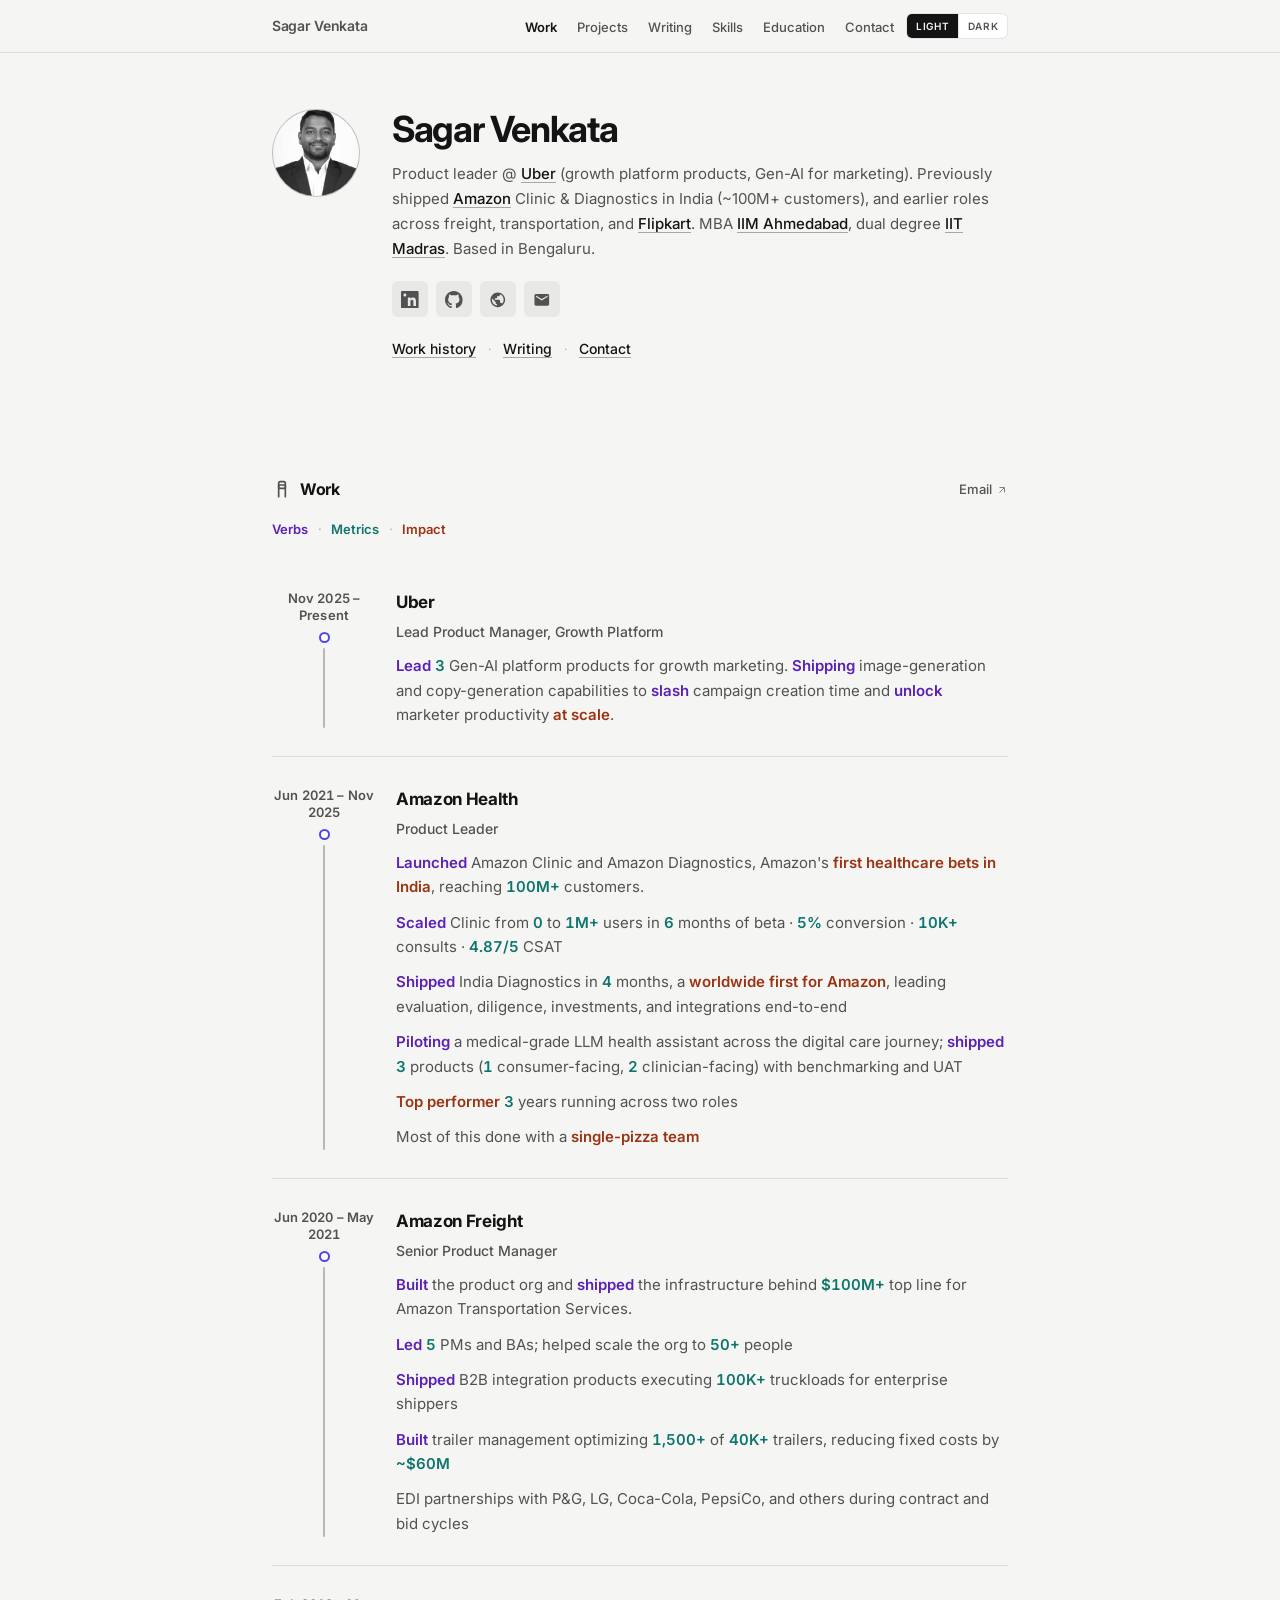
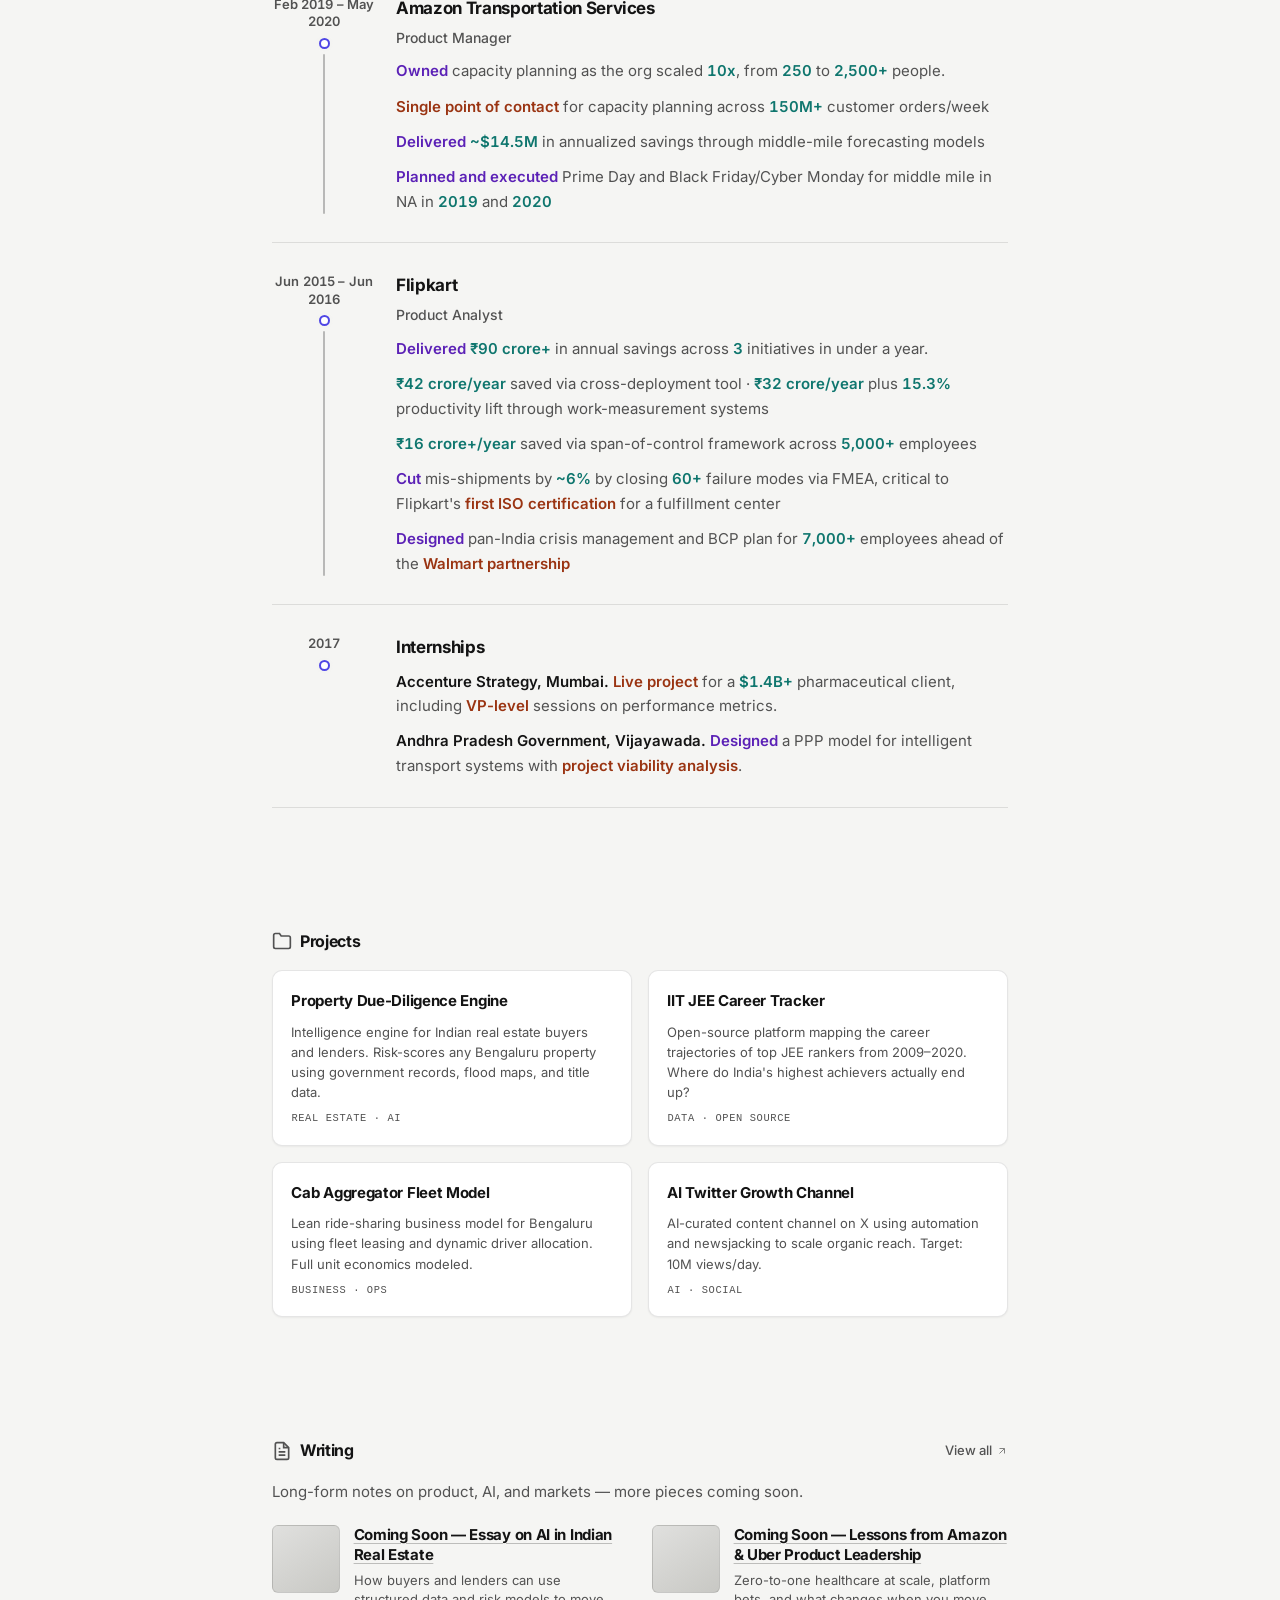
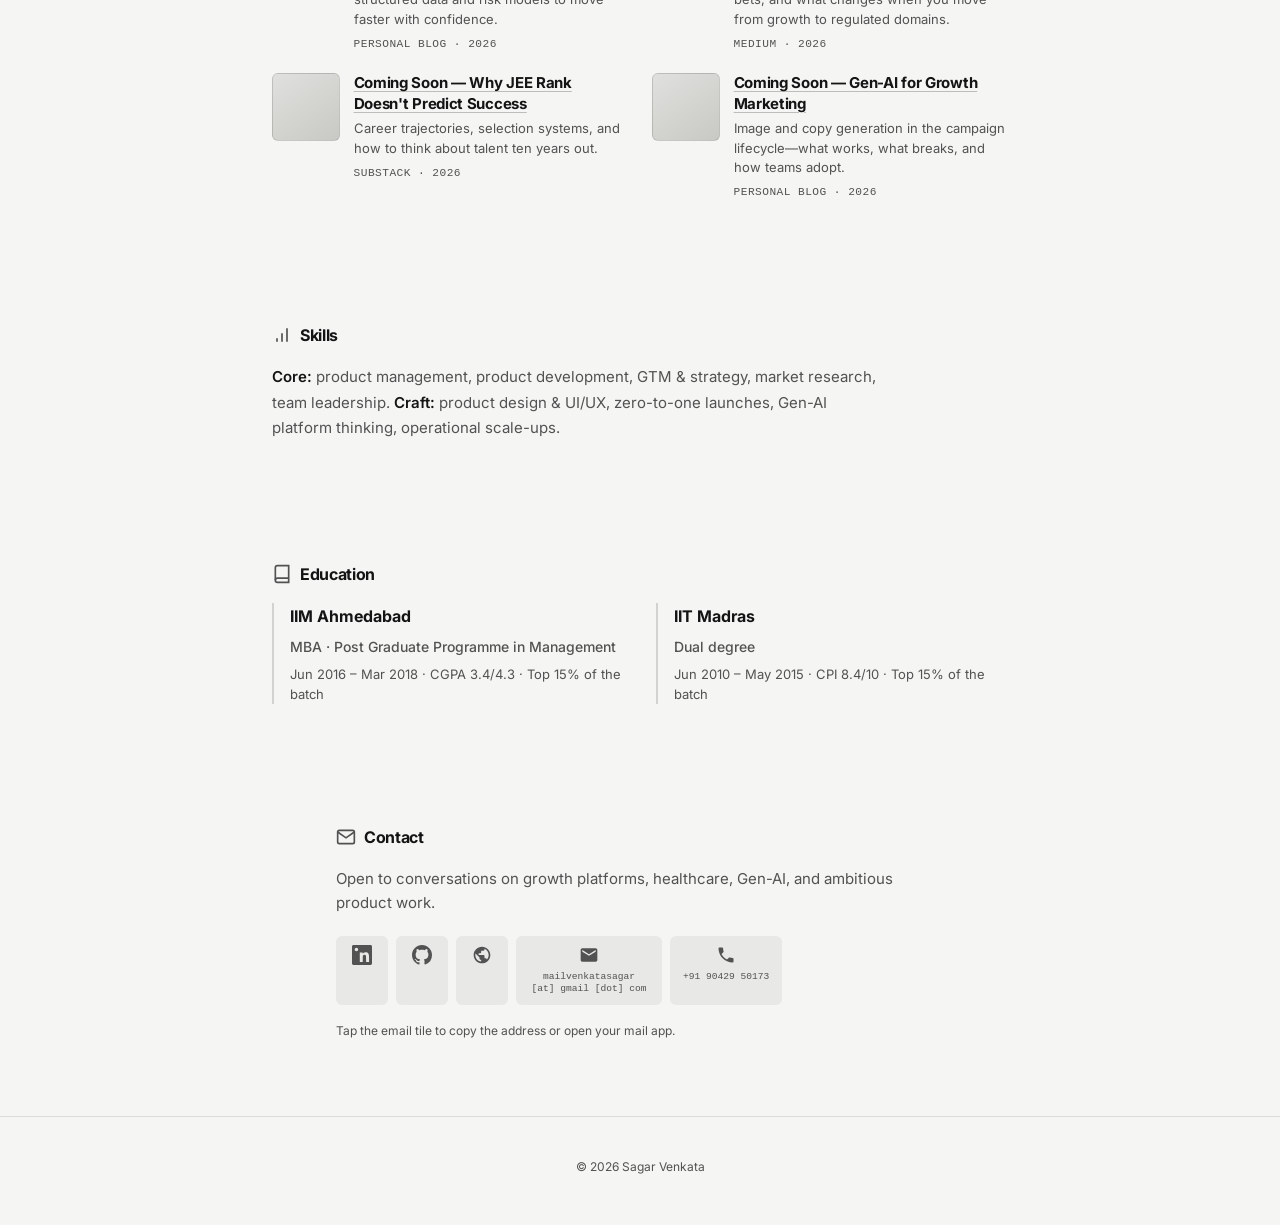
<file: my-website/index.html>
<!DOCTYPE html>
<html lang="en">
<head>
  <meta charset="UTF-8" />
  <meta name="viewport" content="width=device-width, initial-scale=1.0" />
  <meta name="description" content="Sagar Venkata — Lead Product Manager at Uber. Former Amazon Health product leader. IIM Ahmedabad · IIT Madras." />
  <title>Sagar Venkata</title>
  <link rel="preconnect" href="https://fonts.googleapis.com" />
  <link rel="preconnect" href="https://fonts.gstatic.com" crossorigin />
  <link href="https://fonts.googleapis.com/css2?family=Inter:wght@400;500;600;700&display=swap" rel="stylesheet" />
  <link rel="stylesheet" href="style.css" />
  <script>
    (function () {
      try {
        var k = "sagar-portfolio-theme";
        var t = localStorage.getItem(k);
        if (t === "light" || t === "dark") {
          document.documentElement.setAttribute("data-theme", t);
        } else {
          document.documentElement.setAttribute("data-theme", "light");
        }
      } catch (e) {
        document.documentElement.setAttribute("data-theme", "light");
      }
    })();
  </script>
</head>
<body>
  <header class="site-header" id="top">
    <nav class="nav" aria-label="Primary">
      <a class="nav__logo" href="#top">Sagar Venkata</a>
      <div class="nav__middle">
        <ul class="nav__list" id="nav-menu">
          <li><a class="nav__link" href="#work" data-section="work">Work</a></li>
          <li><a class="nav__link" href="#projects" data-section="projects">Projects</a></li>
          <li><a class="nav__link" href="#writing" data-section="writing">Writing</a></li>
          <li><a class="nav__link" href="#skills" data-section="skills">Skills</a></li>
          <li><a class="nav__link" href="#education" data-section="education">Education</a></li>
          <li><a class="nav__link" href="#contact" data-section="contact">Contact</a></li>
        </ul>
      </div>
      <div class="nav__end">
        <div class="theme-toggle" role="group" aria-label="Site theme">
          <button type="button" class="theme-toggle__btn" data-set-theme="light" aria-pressed="false">Light</button>
          <button type="button" class="theme-toggle__btn" data-set-theme="dark" aria-pressed="false">Dark</button>
        </div>
        <button class="nav__toggle" type="button" aria-expanded="false" aria-controls="nav-menu" aria-label="Open menu">
          <span class="nav__toggle-bar" aria-hidden="true"></span>
          <span class="nav__toggle-bar" aria-hidden="true"></span>
          <span class="nav__toggle-bar" aria-hidden="true"></span>
        </button>
      </div>
      <div class="nav__backdrop" id="nav-backdrop" hidden></div>
    </nav>
  </header>

  <main>
    <section class="hero section section--fade" id="hero" aria-labelledby="intro-heading">
      <div class="container">
        <div class="intro-grid">
          <figure class="intro-avatar has-photo" id="intro-avatar">
            <img
              id="intro-avatar-img"
              class="intro-avatar__img"
              src="images/avatar.png"
              alt="Portrait of Sagar Venkata"
              width="88"
              height="88"
              decoding="async"
              onerror="this.setAttribute('hidden',''); this.closest('figure').classList.remove('has-photo');"
            />
            <div class="intro-avatar__fallback" aria-hidden="true">SV</div>
          </figure>
          <div class="intro-copy">
            <h1 id="intro-heading">Sagar Venkata</h1>
            <p class="intro-lede">
              Product leader @ <a href="https://www.uber.com" rel="noopener noreferrer" target="_blank">Uber</a>
              (growth platform products, Gen-AI for marketing). Previously shipped
              <a href="https://www.amazon.in" rel="noopener noreferrer" target="_blank">Amazon</a>
              Clinic &amp; Diagnostics in India (~100M+ customers), and earlier roles across freight, transportation, and
              <a href="https://www.flipkart.com" rel="noopener noreferrer" target="_blank">Flipkart</a>.
              MBA <a href="https://www.iima.ac.in" rel="noopener noreferrer" target="_blank">IIM Ahmedabad</a>,
              dual degree <a href="https://www.iitm.ac.in" rel="noopener noreferrer" target="_blank">IIT Madras</a>.
              Based in Bengaluru.
            </p>
            <div class="intro-social" aria-label="Social links">
              <a class="intro-social__link" href="https://www.linkedin.com/in/sagarvenkata/" target="_blank" rel="noopener noreferrer" aria-label="LinkedIn">
                <svg viewBox="0 0 24 24" fill="currentColor" aria-hidden="true"><path d="M20.447 20.452h-3.554v-5.569c0-1.328-.027-3.037-1.852-3.037-1.853 0-2.136 1.445-2.136 2.939v5.667H9.351V9h3.414v1.561h.046c.477-.9 1.637-1.85 3.37-1.85 3.601 0 4.267 2.37 4.267 5.455v6.286zM5.337 7.433c-1.144 0-2.063-.926-2.063-2.065 0-1.138.92-2.063 2.063-2.063 1.14 0 2.064.925 2.064 2.063 0 1.139-.925 2.065-2.064 2.065zM3.554 20.452h3.564V9H3.554v11.452zM22.225 0H1.771C.792 0 0 .774 0 1.729v20.542C0 23.227.792 24 1.771 24h20.451C23.2 24 24 23.227 24 22.271V1.729C24 .774 23.2 0 22.222 0h.003z"/></svg>
              </a>
              <a class="intro-social__link" href="https://github.com/sagarvenkata" target="_blank" rel="noopener noreferrer" aria-label="GitHub">
                <svg viewBox="0 0 24 24" fill="currentColor" aria-hidden="true"><path d="M12 0C5.37 0 0 5.37 0 12c0 5.31 3.435 9.795 8.205 11.385.6.105.825-.255.825-.57 0-.285-.015-1.23-.015-2.235-3.015.555-3.795-.735-4.035-1.41-.135-.345-.72-1.41-1.23-1.695-.42-.225-1.02-.78-.015-.795.945-.015 1.62.87 1.845 1.23 1.08 1.815 2.805 1.305 3.495.99.105-.78.42-1.305.765-1.605-2.67-.3-5.46-1.335-5.46-5.925 0-1.305.465-2.385 1.23-3.225-.12-.3-.54-1.53.12-3.18 0 0 1.005-.315 3.3 1.23.96-.27 1.98-.405 3-.405s2.04.135 3 .405c2.295-1.56 3.3-1.23 3.3-1.23.66 1.65.24 2.88.12 3.18.765.84 1.23 1.905 1.23 3.225 0 4.605-2.805 5.625-5.475 5.925.435.375.81 1.095.81 2.22 0 1.605-.015 2.895-.015 3.3 0 .315.225.69.825.57A12.02 12.02 0 0024 12c0-6.63-5.37-12-12-12z"/></svg>
              </a>
              <a class="intro-social__link" href="https://sagarvenkata-product-leader.lovable.app/" target="_blank" rel="noopener noreferrer" aria-label="Website">
                <svg viewBox="0 0 24 24" fill="currentColor" aria-hidden="true"><path d="M12 2C6.48 2 2 6.48 2 12s4.48 10 10 10 10-4.48 10-10S17.52 2 12 2zm-1 17.93c-3.95-.49-7-3.85-7-7.93 0-.62.08-1.21.21-1.79L9 15v1c0 1.1.9 2 2 2v1.93zm6.9-2.54c-.26-.81-1-1.39-1.9-1.39h-1v-3c0-.55-.45-1-1-1H8v-2h2c.55 0 1-.45 1-1V7h2c1.1 0 2-.9 2-2v-.41c2.93 1.19 5 4.06 5 7.41 0 2.08-.8 3.97-2.1 5.39z"/></svg>
              </a>
              <a class="intro-social__link" href="mailto:mailvenkatasagar@gmail.com" aria-label="Email">
                <svg viewBox="0 0 24 24" fill="currentColor" aria-hidden="true"><path d="M20 4H4c-1.1 0-2 .9-2 2v12c0 1.1.9 2 2 2h16c1.1 0 2-.9 2-2V6c0-1.1-.9-2-2-2zm0 4-8 5-8-5V6l8 5 8-5v2z"/></svg>
              </a>
            </div>
            <p class="intro-actions">
              <a href="#work">Work history</a>
              <span class="intro-actions__sep" aria-hidden="true">·</span>
              <a href="#writing">Writing</a>
              <span class="intro-actions__sep" aria-hidden="true">·</span>
              <a href="#contact">Contact</a>
            </p>
          </div>
        </div>
      </div>
    </section>

    <section class="section section--fade" id="work" aria-labelledby="work-heading">
      <div class="container">
        <header class="section-head">
          <h2 class="section-head__title" id="work-heading">
            <span class="section-head__icon" aria-hidden="true">
              <svg viewBox="0 0 24 24" fill="none" stroke="currentColor" stroke-width="2" stroke-linecap="round" stroke-linejoin="round"><path d="M16 20V4a2 2 0 00-2-2h-4a2 2 0 00-2 2v16"/><rect x="8" y="6" width="8" height="4" rx="1"/></svg>
            </span>
            Work
          </h2>
          <a class="section-head__action" href="mailto:mailvenkatasagar@gmail.com">
            Email
            <svg viewBox="0 0 24 24" fill="none" stroke="currentColor" stroke-width="2"><path d="M7 17L17 7M17 7H7M17 7V17"/></svg>
          </a>
        </header>
        <p class="work-hl-legend">
          <span class="sr-only">Highlight key: </span>
          <span class="hl-v">Verbs</span>
          <span class="work-hl-legend__sep">·</span>
          <span class="hl-n">Metrics</span>
          <span class="work-hl-legend__sep">·</span>
          <span class="hl-i">Impact</span>
        </p>
        <ul class="work-list">
          <li class="job">
            <div class="job__time-col">
              <p class="job__time-label">Nov 2025 – Present</p>
              <div class="job__time-rail" aria-hidden="true">
                <span class="job__time-dot"></span>
                <span class="job__time-line"></span>
              </div>
            </div>
            <div class="job__main">
              <div class="job__top">
                <h3 class="job__company">Uber</h3>
              </div>
              <p class="job__role">Lead Product Manager, Growth Platform</p>
              <p class="job__desc">
                <span class="hl-v">Lead</span> <span class="hl-n">3</span> Gen-AI platform products for growth marketing. <span class="hl-v">Shipping</span> image-generation and copy-generation capabilities to <span class="hl-v">slash</span> campaign creation time and <span class="hl-v">unlock</span> marketer productivity <span class="hl-i">at scale</span>.
              </p>
            </div>
          </li>
          <li class="job">
            <div class="job__time-col">
              <p class="job__time-label">Jun 2021 – Nov 2025</p>
              <div class="job__time-rail" aria-hidden="true">
                <span class="job__time-dot"></span>
                <span class="job__time-line"></span>
              </div>
            </div>
            <div class="job__main">
              <div class="job__top">
                <h3 class="job__company">Amazon Health</h3>
              </div>
              <p class="job__role">Product Leader</p>
              <p class="job__desc">
                <span class="hl-v">Launched</span> Amazon Clinic and Amazon Diagnostics, Amazon&apos;s <span class="hl-i">first healthcare bets in India</span>, reaching <span class="hl-n">100M+</span> customers.
              </p>
              <p class="job__desc">
                <span class="hl-v">Scaled</span> Clinic from <span class="hl-n">0</span> to <span class="hl-n">1M+</span> users in <span class="hl-n">6</span> months of beta · <span class="hl-n">5%</span> conversion · <span class="hl-n">10K+</span> consults · <span class="hl-n">4.87/5</span> CSAT
              </p>
              <p class="job__desc">
                <span class="hl-v">Shipped</span> India Diagnostics in <span class="hl-n">4</span> months, a <span class="hl-i">worldwide first for Amazon</span>, leading evaluation, diligence, investments, and integrations end-to-end
              </p>
              <p class="job__desc">
                <span class="hl-v">Piloting</span> a medical-grade LLM health assistant across the digital care journey; <span class="hl-v">shipped</span> <span class="hl-n">3</span> products (<span class="hl-n">1</span> consumer-facing, <span class="hl-n">2</span> clinician-facing) with benchmarking and UAT
              </p>
              <p class="job__desc">
                <span class="hl-i">Top performer</span> <span class="hl-n">3</span> years running across two roles
              </p>
              <p class="job__desc">
                Most of this done with a <span class="hl-i">single-pizza team</span>
              </p>
            </div>
          </li>
          <li class="job">
            <div class="job__time-col">
              <p class="job__time-label">Jun 2020 – May 2021</p>
              <div class="job__time-rail" aria-hidden="true">
                <span class="job__time-dot"></span>
                <span class="job__time-line"></span>
              </div>
            </div>
            <div class="job__main">
              <div class="job__top">
                <h3 class="job__company">Amazon Freight</h3>
              </div>
              <p class="job__role">Senior Product Manager</p>
              <p class="job__desc">
                <span class="hl-v">Built</span> the product org and <span class="hl-v">shipped</span> the infrastructure behind <span class="hl-n">$100M+</span> top line for Amazon Transportation Services.
              </p>
              <p class="job__desc">
                <span class="hl-v">Led</span> <span class="hl-n">5</span> PMs and BAs; helped scale the org to <span class="hl-n">50+</span> people
              </p>
              <p class="job__desc">
                <span class="hl-v">Shipped</span> B2B integration products executing <span class="hl-n">100K+</span> truckloads for enterprise shippers
              </p>
              <p class="job__desc">
                <span class="hl-v">Built</span> trailer management optimizing <span class="hl-n">1,500+</span> of <span class="hl-n">40K+</span> trailers, reducing fixed costs by <span class="hl-n">~$60M</span>
              </p>
              <p class="job__desc">
                EDI partnerships with P&amp;G, LG, Coca-Cola, PepsiCo, and others during contract and bid cycles
              </p>
            </div>
          </li>
          <li class="job">
            <div class="job__time-col">
              <p class="job__time-label">Feb 2019 – May 2020</p>
              <div class="job__time-rail" aria-hidden="true">
                <span class="job__time-dot"></span>
                <span class="job__time-line"></span>
              </div>
            </div>
            <div class="job__main">
              <div class="job__top">
                <h3 class="job__company">Amazon Transportation Services</h3>
              </div>
              <p class="job__role">Product Manager</p>
              <p class="job__desc">
                <span class="hl-v">Owned</span> capacity planning as the org scaled <span class="hl-n">10x</span>, from <span class="hl-n">250</span> to <span class="hl-n">2,500+</span> people.
              </p>
              <p class="job__desc">
                <span class="hl-i">Single point of contact</span> for capacity planning across <span class="hl-n">150M+</span> customer orders/week
              </p>
              <p class="job__desc">
                <span class="hl-v">Delivered</span> <span class="hl-n">~$14.5M</span> in annualized savings through middle-mile forecasting models
              </p>
              <p class="job__desc">
                <span class="hl-v">Planned and executed</span> Prime Day and Black Friday/Cyber Monday for middle mile in NA in <span class="hl-n">2019</span> and <span class="hl-n">2020</span>
              </p>
            </div>
          </li>
          <li class="job">
            <div class="job__time-col">
              <p class="job__time-label">Jun 2015 – Jun 2016</p>
              <div class="job__time-rail" aria-hidden="true">
                <span class="job__time-dot"></span>
                <span class="job__time-line"></span>
              </div>
            </div>
            <div class="job__main">
              <div class="job__top">
                <h3 class="job__company">Flipkart</h3>
              </div>
              <p class="job__role">Product Analyst</p>
              <p class="job__desc">
                <span class="hl-v">Delivered</span> <span class="hl-n">₹90 crore+</span> in annual savings across <span class="hl-n">3</span> initiatives in under a year.
              </p>
              <p class="job__desc">
                <span class="hl-n">₹42 crore/year</span> saved via cross-deployment tool · <span class="hl-n">₹32 crore/year</span> plus <span class="hl-n">15.3%</span> productivity lift through work-measurement systems
              </p>
              <p class="job__desc">
                <span class="hl-n">₹16 crore+/year</span> saved via span-of-control framework across <span class="hl-n">5,000+</span> employees
              </p>
              <p class="job__desc">
                <span class="hl-v">Cut</span> mis-shipments by <span class="hl-n">~6%</span> by closing <span class="hl-n">60+</span> failure modes via FMEA, critical to Flipkart&apos;s <span class="hl-i">first ISO certification</span> for a fulfillment center
              </p>
              <p class="job__desc">
                <span class="hl-v">Designed</span> pan-India crisis management and BCP plan for <span class="hl-n">7,000+</span> employees ahead of the <span class="hl-i">Walmart partnership</span>
              </p>
            </div>
          </li>
          <li class="job">
            <div class="job__time-col">
              <p class="job__time-label">2017</p>
              <div class="job__time-rail" aria-hidden="true">
                <span class="job__time-dot"></span>
                <span class="job__time-line"></span>
              </div>
            </div>
            <div class="job__main">
              <div class="job__top">
                <h3 class="job__company">Internships</h3>
              </div>
              <p class="job__desc">
                <strong>Accenture Strategy, Mumbai.</strong> <span class="hl-i">Live project</span> for a <span class="hl-n">$1.4B+</span> pharmaceutical client, including <span class="hl-i">VP-level</span> sessions on performance metrics.
              </p>
              <p class="job__desc">
                <strong>Andhra Pradesh Government, Vijayawada.</strong> <span class="hl-v">Designed</span> a PPP model for intelligent transport systems with <span class="hl-i">project viability analysis</span>.
              </p>
            </div>
          </li>
        </ul>
      </div>
    </section>

    <section class="section section--fade" id="projects" aria-labelledby="projects-heading">
      <div class="container">
        <header class="section-head">
          <h2 class="section-head__title" id="projects-heading">
            <span class="section-head__icon" aria-hidden="true">
              <svg viewBox="0 0 24 24" fill="none" stroke="currentColor" stroke-width="2"><path d="M22 19a2 2 0 01-2 2H4a2 2 0 01-2-2V5a2 2 0 012-2h5l2 3h9a2 2 0 012 2z"/></svg>
            </span>
            Projects
          </h2>
        </header>
        <ul class="projects-grid">
          <li class="project-tile">
            <h3 class="project-tile__title">Property Due-Diligence Engine</h3>
            <p class="project-tile__desc">Intelligence engine for Indian real estate buyers and lenders. Risk-scores any Bengaluru property using government records, flood maps, and title data.</p>
            <span class="project-tile__tag">Real Estate · AI</span>
          </li>
          <li class="project-tile">
            <h3 class="project-tile__title">IIT JEE Career Tracker</h3>
            <p class="project-tile__desc">Open-source platform mapping the career trajectories of top JEE rankers from 2009–2020. Where do India's highest achievers actually end up?</p>
            <span class="project-tile__tag">Data · Open Source</span>
          </li>
          <li class="project-tile">
            <h3 class="project-tile__title">Cab Aggregator Fleet Model</h3>
            <p class="project-tile__desc">Lean ride-sharing business model for Bengaluru using fleet leasing and dynamic driver allocation. Full unit economics modeled.</p>
            <span class="project-tile__tag">Business · Ops</span>
          </li>
          <li class="project-tile">
            <h3 class="project-tile__title">AI Twitter Growth Channel</h3>
            <p class="project-tile__desc">AI-curated content channel on X using automation and newsjacking to scale organic reach. Target: 10M views/day.</p>
            <span class="project-tile__tag">AI · Social</span>
          </li>
        </ul>
      </div>
    </section>

    <section class="section section--fade" id="writing" aria-labelledby="writing-heading">
      <div class="container">
        <header class="section-head">
          <h2 class="section-head__title" id="writing-heading">
            <span class="section-head__icon" aria-hidden="true">
              <svg viewBox="0 0 24 24" fill="none" stroke="currentColor" stroke-width="2"><path d="M14 2H6a2 2 0 00-2 2v16a2 2 0 002 2h12a2 2 0 002-2V8z"/><path d="M14 2v6h6M16 13H8M16 17H8M10 9H8"/></svg>
            </span>
            Writing
          </h2>
          <a class="section-head__action" href="#writing">
            View all
            <svg viewBox="0 0 24 24" fill="none" stroke="currentColor" stroke-width="2"><path d="M7 17L17 7M17 7H7M17 7V17"/></svg>
          </a>
        </header>
        <p class="section__lede">Long-form notes on product, AI, and markets — more pieces coming soon.</p>
        <ul class="writing-grid">
          <li>
            <a class="writing-card" href="#">
              <div class="writing-card__thumb" role="presentation"></div>
              <div class="writing-card__body">
                <div class="writing-card__title">Coming Soon — Essay on AI in Indian Real Estate</div>
                <div class="writing-card__excerpt">How buyers and lenders can use structured data and risk models to move faster with confidence.</div>
                <span class="writing-card__meta">Personal blog · 2026</span>
              </div>
            </a>
          </li>
          <li>
            <a class="writing-card" href="#">
              <div class="writing-card__thumb" role="presentation"></div>
              <div class="writing-card__body">
                <div class="writing-card__title">Coming Soon — Lessons from Amazon &amp; Uber Product Leadership</div>
                <div class="writing-card__excerpt">Zero-to-one healthcare at scale, platform bets, and what changes when you move from growth to regulated domains.</div>
                <span class="writing-card__meta">Medium · 2026</span>
              </div>
            </a>
          </li>
          <li>
            <a class="writing-card" href="#">
              <div class="writing-card__thumb" role="presentation"></div>
              <div class="writing-card__body">
                <div class="writing-card__title">Coming Soon — Why JEE Rank Doesn't Predict Success</div>
                <div class="writing-card__excerpt">Career trajectories, selection systems, and how to think about talent ten years out.</div>
                <span class="writing-card__meta">Substack · 2026</span>
              </div>
            </a>
          </li>
          <li>
            <a class="writing-card" href="#">
              <div class="writing-card__thumb" role="presentation"></div>
              <div class="writing-card__body">
                <div class="writing-card__title">Coming Soon — Gen-AI for Growth Marketing</div>
                <div class="writing-card__excerpt">Image and copy generation in the campaign lifecycle—what works, what breaks, and how teams adopt.</div>
                <span class="writing-card__meta">Personal blog · 2026</span>
              </div>
            </a>
          </li>
        </ul>
      </div>
    </section>

    <section class="section section--fade" id="skills" aria-labelledby="skills-heading">
      <div class="container">
        <header class="section-head">
          <h2 class="section-head__title" id="skills-heading">
            <span class="section-head__icon" aria-hidden="true">
              <svg viewBox="0 0 24 24" fill="none" stroke="currentColor" stroke-width="2"><path d="M12 20V10M18 20V4M6 20v-4"/></svg>
            </span>
            Skills
          </h2>
        </header>
        <p class="skills-inline">
          <strong>Core:</strong> product management, product development, GTM &amp; strategy, market research, team leadership.
          <strong> Craft:</strong> product design &amp; UI/UX, zero-to-one launches, Gen-AI platform thinking, operational scale-ups.
        </p>
      </div>
    </section>

    <section class="section section--fade" id="education" aria-labelledby="education-heading">
      <div class="container">
        <header class="section-head">
          <h2 class="section-head__title" id="education-heading">
            <span class="section-head__icon" aria-hidden="true">
              <svg viewBox="0 0 24 24" fill="none" stroke="currentColor" stroke-width="2"><path d="M4 19.5A2.5 2.5 0 016.5 17H20"/><path d="M6.5 2H20v20H6.5A2.5 2.5 0 014 19.5v-15A2.5 2.5 0 016.5 2z"/></svg>
            </span>
            Education
          </h2>
        </header>
        <ul class="edu-grid">
          <li class="edu-block">
            <h3>IIM Ahmedabad</h3>
            <p class="edu-degree">MBA · Post Graduate Programme in Management</p>
            <p class="edu-detail">Jun 2016 – Mar 2018 · CGPA 3.4/4.3 · Top 15% of the batch</p>
          </li>
          <li class="edu-block">
            <h3>IIT Madras</h3>
            <p class="edu-degree">Dual degree</p>
            <p class="edu-detail">Jun 2010 – May 2015 · CPI 8.4/10 · Top 15% of the batch</p>
          </li>
        </ul>
      </div>
    </section>

    <section class="section section--fade" id="contact" aria-labelledby="contact-heading">
      <div class="container container--narrow">
        <header class="section-head">
          <h2 class="section-head__title" id="contact-heading">
            <span class="section-head__icon" aria-hidden="true">
              <svg viewBox="0 0 24 24" fill="none" stroke="currentColor" stroke-width="2"><path d="M4 4h16c1.1 0 2 .9 2 2v12c0 1.1-.9 2-2 2H4c-1.1 0-2-.9-2-2V6c0-1.1.9-2 2-2z"/><path d="M22 6l-10 7L2 6"/></svg>
            </span>
            Contact
          </h2>
        </header>
        <p class="contact__intro">
          Open to conversations on growth platforms, healthcare, Gen-AI, and ambitious product work.
        </p>
        <div class="contact__icons">
          <a class="contact-icon" href="https://www.linkedin.com/in/sagarvenkata/" target="_blank" rel="noopener noreferrer" aria-label="LinkedIn">
            <svg class="contact-icon__svg" viewBox="0 0 24 24" fill="currentColor" aria-hidden="true"><path d="M20.447 20.452h-3.554v-5.569c0-1.328-.027-3.037-1.852-3.037-1.853 0-2.136 1.445-2.136 2.939v5.667H9.351V9h3.414v1.561h.046c.477-.9 1.637-1.85 3.37-1.85 3.601 0 4.267 2.37 4.267 5.455v6.286zM5.337 7.433c-1.144 0-2.063-.926-2.063-2.065 0-1.138.92-2.063 2.063-2.063 1.14 0 2.064.925 2.064 2.063 0 1.139-.925 2.065-2.064 2.065zM3.554 20.452h3.564V9H3.554v11.452zM22.225 0H1.771C.792 0 0 .774 0 1.729v20.542C0 23.227.792 24 1.771 24h20.451C23.2 24 24 23.227 24 22.271V1.729C24 .774 23.2 0 22.222 0h.003z"/></svg>
          </a>
          <a class="contact-icon" href="https://github.com/sagarvenkata" target="_blank" rel="noopener noreferrer" aria-label="GitHub">
            <svg class="contact-icon__svg" viewBox="0 0 24 24" fill="currentColor" aria-hidden="true"><path d="M12 0C5.37 0 0 5.37 0 12c0 5.31 3.435 9.795 8.205 11.385.6.105.825-.255.825-.57 0-.285-.015-1.23-.015-2.235-3.015.555-3.795-.735-4.035-1.41-.135-.345-.72-1.41-1.23-1.695-.42-.225-1.02-.78-.015-.795.945-.015 1.62.87 1.845 1.23 1.08 1.815 2.805 1.305 3.495.99.105-.78.42-1.305.765-1.605-2.67-.3-5.46-1.335-5.46-5.925 0-1.305.465-2.385 1.23-3.225-.12-.3-.54-1.53.12-3.18 0 0 1.005-.315 3.3 1.23.96-.27 1.98-.405 3-.405s2.04.135 3 .405c2.295-1.56 3.3-1.23 3.3-1.23.66 1.65.24 2.88.12 3.18.765.84 1.23 1.905 1.23 3.225 0 4.605-2.805 5.625-5.475 5.925.435.375.81 1.095.81 2.22 0 1.605-.015 2.895-.015 3.3 0 .315.225.69.825.57A12.02 12.02 0 0024 12c0-6.63-5.37-12-12-12z"/></svg>
          </a>
          <a class="contact-icon" href="https://sagarvenkata-product-leader.lovable.app/" target="_blank" rel="noopener noreferrer" aria-label="Website">
            <svg class="contact-icon__svg" viewBox="0 0 24 24" fill="currentColor" aria-hidden="true"><path d="M12 2C6.48 2 2 6.48 2 12s4.48 10 10 10 10-4.48 10-10S17.52 2 12 2zm-1 17.93c-3.95-.49-7-3.85-7-7.93 0-.62.08-1.21.21-1.79L9 15v1c0 1.1.9 2 2 2v1.93zm6.9-2.54c-.26-.81-1-1.39-1.9-1.39h-1v-3c0-.55-.45-1-1-1H8v-2h2c.55 0 1-.45 1-1V7h2c1.1 0 2-.9 2-2v-.41c2.93 1.19 5 4.06 5 7.41 0 2.08-.8 3.97-2.1 5.39z"/></svg>
          </a>
          <a class="contact-icon contact-icon--wide contact-icon--email" href="mailto:mailvenkatasagar@gmail.com" id="email-link" aria-label="Email — tap to copy">
            <svg class="contact-icon__svg" viewBox="0 0 24 24" fill="currentColor" aria-hidden="true"><path d="M20 4H4c-1.1 0-2 .9-2 2v12c0 1.1.9 2 2 2h16c1.1 0 2-.9 2-2V6c0-1.1-.9-2-2-2zm0 4-8 5-8-5V6l8 5 8-5v2z"/></svg>
            <span class="contact-icon__email-text" aria-hidden="true">mailvenkatasagar [at] gmail [dot] com</span>
          </a>
          <a class="contact-icon contact-icon--wide contact-icon--phone" href="tel:+919042950173" aria-label="Phone">
            <svg class="contact-icon__svg" viewBox="0 0 24 24" fill="currentColor" aria-hidden="true"><path d="M6.62 10.79c1.44 2.83 3.76 5.14 6.59 6.59l2.2-2.2c.27-.27.67-.36 1.02-.24 1.12.37 2.33.57 3.57.57.55 0 1 .45 1 1V20c0 .55-.45 1-1 1-9.39 0-17-7.61-17-17 0-.55.45-1 1-1h3.5c.55 0 1 .45 1 1 0 1.25.2 2.45.57 3.57.11.35.03.74-.25 1.02l-2.2 2.2z"/></svg>
            <span class="contact-icon__phone-text" aria-hidden="true">+91 90429 50173</span>
          </a>
        </div>
        <p class="contact__email-hint">Tap the email tile to copy the address or open your mail app.</p>
        <div class="email-tooltip" id="email-tooltip" role="status" aria-live="polite" hidden>Email copied!</div>
      </div>
    </section>
  </main>

  <footer class="footer section--fade">
    <div class="container">
      <p class="footer__text">© 2026 Sagar Venkata</p>
    </div>
  </footer>

  <script src="script.js"></script>
</body>
</html>
</file>
<file: my-website/style.css>
/* --------------------------------------------------------------------------
   Sagar Venkata — portfolio (editorial / personal-site style)
   Light-first, calm typography; dark mode via html[data-theme="dark"]
   -------------------------------------------------------------------------- */

:root {
  --font-sans: "Inter", system-ui, -apple-system, BlinkMacSystemFont, "Segoe UI", Roboto, sans-serif;
  --font-mono: ui-monospace, SFMono-Regular, Menlo, Monaco, Consolas, monospace;
  --radius: 10px;
  --radius-sm: 6px;
  --radius-full: 999px;
  --nav-h: 3.25rem;
  --prose: 38rem;
  --page: 46rem;
  --ease: cubic-bezier(0.22, 1, 0.36, 1);
  --focus: #2563eb;
}

/* ----- Light (default — reference-inspired) ----- */
html {
  color-scheme: light;
  --bg: #f5f5f3;
  --bg-elevated: #ffffff;
  --text: #141414;
  --text-muted: #525252;
  --border: rgba(0, 0, 0, 0.1);
  --border-strong: rgba(0, 0, 0, 0.14);
  --link-hover: #000000;
  --icon-bg: #e8e8e6;
  --icon-bg-hover: #ddddda;
  --thumb-bg: linear-gradient(145deg, #e0e0de 0%, #c8c8c4 100%);
  --overlay-scrim: rgba(0, 0, 0, 0.35);
  --shadow-sm: 0 1px 2px rgba(0, 0, 0, 0.05);
  --shadow-tooltip: 0 6px 24px rgba(0, 0, 0, 0.12);
  --accent-nav: #141414;
  /* Work highlights + timeline */
  --hl-verb: #5b21b6;
  --hl-metric: #0f766e;
  --hl-impact: #9a3412;
  --timeline-accent: #4f46e5;
  --timeline-line: color-mix(in srgb, var(--text) 18%, var(--border));
}

html[data-theme="dark"] {
  color-scheme: dark;
  --bg: #121212;
  --bg-elevated: #1a1a1a;
  --text: #ececec;
  --text-muted: #a3a3a3;
  --border: rgba(255, 255, 255, 0.1);
  --border-strong: rgba(255, 255, 255, 0.14);
  --link-hover: #ffffff;
  --icon-bg: #2a2a2a;
  --icon-bg-hover: #333333;
  --thumb-bg: linear-gradient(145deg, #2a2a2a 0%, #1f1f1f 100%);
  --overlay-scrim: rgba(0, 0, 0, 0.55);
  --shadow-sm: 0 2px 8px rgba(0, 0, 0, 0.35);
  --shadow-tooltip: 0 8px 28px rgba(0, 0, 0, 0.45);
  --accent-nav: #ececec;
  --hl-verb: #c4b5fd;
  --hl-metric: #5eead4;
  --hl-impact: #fdba74;
  --timeline-accent: #a5b4fc;
  --timeline-line: color-mix(in srgb, var(--text-muted) 55%, transparent);
}

*,
*::before,
*::after {
  box-sizing: border-box;
}

html {
  scroll-behavior: smooth;
  scroll-padding-top: calc(var(--nav-h) + 1rem);
}

@media (prefers-reduced-motion: reduce) {
  html {
    scroll-behavior: auto;
  }

  body {
    transition: none;
  }

  .section--fade {
    opacity: 1 !important;
    transform: none !important;
    transition: none !important;
  }
}

body {
  margin: 0;
  min-height: 100vh;
  font-family: var(--font-sans);
  font-size: 1rem;
  line-height: 1.65;
  color: var(--text);
  background-color: var(--bg);
  -webkit-font-smoothing: antialiased;
  text-rendering: optimizeLegibility;
  transition: background-color 0.2s var(--ease), color 0.2s var(--ease);
}

img,
svg {
  display: block;
  max-width: 100%;
}

a {
  color: inherit;
  text-decoration: underline;
  text-decoration-thickness: 1px;
  text-underline-offset: 0.18em;
  text-decoration-color: color-mix(in srgb, currentColor 35%, transparent);
}

a:hover {
  color: var(--link-hover);
  text-decoration-color: color-mix(in srgb, currentColor 70%, transparent);
}

.tag-mono {
  font-family: var(--font-mono);
  font-size: 0.75rem;
  font-weight: 500;
  letter-spacing: 0.02em;
  color: var(--text-muted);
}

/* Inline emphasis (work history): verbs · metrics · impact phrases */
.hl-v {
  font-weight: 600;
  color: var(--hl-verb);
}

.hl-n {
  font-weight: 600;
  font-variant-numeric: tabular-nums;
  color: var(--hl-metric);
}

.hl-i {
  font-weight: 600;
  color: var(--hl-impact);
}

.container {
  width: min(100% - 1.75rem, var(--page));
  margin-inline: auto;
}

.container--prose {
  max-width: var(--prose);
}

.container--narrow {
  max-width: var(--prose);
}

/* ----- Nav ----- */
.site-header {
  position: sticky;
  top: 0;
  z-index: 100;
  background: color-mix(in srgb, var(--bg) 92%, transparent);
  backdrop-filter: blur(10px);
  border-bottom: 1px solid var(--border);
}

@supports not (backdrop-filter: blur(10px)) {
  .site-header {
    background: var(--bg);
  }
}

.nav {
  display: flex;
  align-items: center;
  gap: 0.75rem;
  min-height: var(--nav-h);
  width: min(100% - 1.75rem, var(--page));
  margin-inline: auto;
  padding-block: 0.35rem;
}

.nav__middle {
  flex: 1;
  min-width: 0;
  display: flex;
  justify-content: flex-end;
}

.nav__end {
  display: flex;
  align-items: center;
  gap: 0.5rem;
  flex-shrink: 0;
  position: relative;
  z-index: 120;
}

.nav__logo {
  font-weight: 600;
  font-size: 0.875rem;
  letter-spacing: -0.02em;
  text-decoration: none;
  color: var(--text-muted);
  flex-shrink: 0;
  position: relative;
  z-index: 120;
}

.nav__logo:hover {
  color: var(--text);
}

.theme-toggle {
  display: inline-flex;
  border: 1px solid var(--border);
  border-radius: var(--radius-sm);
  overflow: hidden;
  background: var(--bg-elevated);
}

.theme-toggle__btn {
  margin: 0;
  padding: 0.35rem 0.55rem;
  font-family: var(--font-sans);
  font-size: 0.625rem;
  font-weight: 600;
  letter-spacing: 0.06em;
  text-transform: uppercase;
  border: none;
  background: transparent;
  color: var(--text-muted);
  cursor: pointer;
  transition: background 0.15s ease, color 0.15s ease;
}

.theme-toggle__btn + .theme-toggle__btn {
  border-left: 1px solid var(--border);
}

.theme-toggle__btn:hover {
  color: var(--text);
}

.theme-toggle__btn[aria-pressed="true"] {
  background: var(--text);
  color: var(--bg);
}

.theme-toggle__btn:focus-visible {
  outline: 2px solid var(--focus);
  outline-offset: 1px;
  position: relative;
  z-index: 1;
}

.nav__toggle:focus-visible {
  outline: 2px solid var(--focus);
  outline-offset: 2px;
}

.nav__toggle {
  display: none;
  position: relative;
  z-index: 120;
  width: 2.5rem;
  height: 2.5rem;
  padding: 0;
  border: 1px solid var(--border);
  border-radius: var(--radius-sm);
  background: var(--bg-elevated);
  color: var(--text);
  cursor: pointer;
  align-items: center;
  justify-content: center;
  flex-direction: column;
  gap: 4px;
}

.nav__toggle-bar {
  display: block;
  width: 1rem;
  height: 2px;
  background: currentColor;
  border-radius: 1px;
  transition: transform 0.2s var(--ease), opacity 0.2s;
}

.nav.is-open .nav__toggle-bar:nth-child(1) {
  transform: translateY(6px) rotate(45deg);
}

.nav.is-open .nav__toggle-bar:nth-child(2) {
  opacity: 0;
}

.nav.is-open .nav__toggle-bar:nth-child(3) {
  transform: translateY(-6px) rotate(-45deg);
}

.nav__backdrop {
  display: none;
}

.nav__list {
  display: flex;
  flex-wrap: wrap;
  align-items: center;
  justify-content: flex-end;
  gap: 0.25rem 1.25rem;
  list-style: none;
  margin: 0;
  padding: 0;
}

.nav__link {
  font-size: 0.8125rem;
  font-weight: 500;
  text-decoration: none;
  color: var(--text-muted);
  transition: color 0.15s ease;
}

.nav__link:hover {
  color: var(--text);
}

.nav__link.is-active {
  color: var(--accent-nav);
  font-weight: 600;
}

.nav__link:focus-visible {
  outline: 2px solid var(--focus);
  outline-offset: 3px;
  border-radius: 2px;
}

@media (max-width: 52rem) {
  .nav__toggle {
    display: inline-flex;
  }

  .nav__backdrop {
    display: block;
    position: fixed;
    inset: 0;
    z-index: 105;
    background: var(--overlay-scrim);
    opacity: 0;
    pointer-events: none;
    transition: opacity 0.2s var(--ease);
  }

  .nav__backdrop:not([hidden]) {
    opacity: 1;
    pointer-events: auto;
  }

  .nav__list {
    position: fixed;
    inset: 0;
    z-index: 110;
    flex-direction: column;
    justify-content: center;
    align-items: center;
    gap: 1.25rem;
    background: var(--bg);
    opacity: 0;
    visibility: hidden;
    transform: translateY(-6px);
    transition:
      opacity 0.2s var(--ease),
      transform 0.2s var(--ease),
      visibility 0.2s;
  }

  .nav.is-open .nav__list {
    opacity: 1;
    visibility: visible;
    transform: translateY(0);
  }

  .nav__link {
    font-size: 1.1rem;
  }
}

/* ----- Sections ----- */
.section {
  padding-block: clamp(2.5rem, 5vw, 3.75rem);
}

.section-divider {
  display: none;
}

.section-head {
  display: flex;
  align-items: center;
  justify-content: space-between;
  gap: 1rem;
  margin-bottom: 1rem;
  flex-wrap: wrap;
}

.section-head__title {
  margin: 0;
  display: inline-flex;
  align-items: center;
  gap: 0.5rem;
  font-size: 1rem;
  font-weight: 700;
  letter-spacing: -0.02em;
}

.section-head__icon {
  display: inline-flex;
  width: 1.25rem;
  height: 1.25rem;
  color: var(--text-muted);
}

.section-head__icon svg {
  width: 100%;
  height: 100%;
}

.section-head__action {
  font-size: 0.8125rem;
  font-weight: 500;
  text-decoration: none;
  color: var(--text-muted);
  display: inline-flex;
  align-items: center;
  gap: 0.25rem;
}

.section-head__action:hover {
  color: var(--text);
}

.section-head__action svg {
  width: 0.75rem;
  height: 0.75rem;
  opacity: 0.7;
}

.section__lede {
  margin: 0 0 1.25rem;
  color: var(--text-muted);
  font-size: 0.9375rem;
  max-width: var(--prose);
}

.section--fade {
  opacity: 0;
  transform: translateY(10px);
  transition:
    opacity 0.45s var(--ease),
    transform 0.45s var(--ease);
}

.section--fade.is-visible {
  opacity: 1;
  transform: translateY(0);
}

/* ----- Intro / hero ----- */
.hero {
  padding-block: clamp(2rem, 5vw, 3.5rem) clamp(1.5rem, 4vw, 2.5rem);
}

.intro-grid {
  display: grid;
  grid-template-columns: 1fr;
  gap: 1.5rem;
  align-items: start;
}

@media (min-width: 40rem) {
  .intro-grid {
    grid-template-columns: 5.5rem 1fr;
    gap: 1.75rem 2rem;
  }
}

.sr-only {
  position: absolute;
  width: 1px;
  height: 1px;
  padding: 0;
  margin: -1px;
  overflow: hidden;
  clip: rect(0, 0, 0, 0);
  white-space: nowrap;
  border: 0;
}

.intro-avatar {
  margin: 0;
  width: 5.5rem;
  height: 5.5rem;
  border-radius: var(--radius-full);
  overflow: hidden;
  flex-shrink: 0;
  background: var(--thumb-bg);
  border: 1px solid var(--border);
  position: relative;
}

.intro-avatar__img {
  width: 100%;
  height: 100%;
  object-fit: cover;
  display: block;
}

.intro-avatar.has-photo .intro-avatar__fallback {
  display: none;
}

.intro-avatar__fallback {
  width: 100%;
  height: 100%;
  display: flex;
  align-items: center;
  justify-content: center;
  font-size: 1.25rem;
  font-weight: 700;
  letter-spacing: -0.03em;
  color: var(--text-muted);
  background: var(--thumb-bg);
}

.intro-copy h1 {
  margin: 0 0 0.75rem;
  font-size: clamp(1.75rem, 4vw, 2.25rem);
  font-weight: 700;
  letter-spacing: -0.035em;
  line-height: 1.15;
}

.intro-lede {
  margin: 0 0 1.25rem;
  font-size: 0.9375rem;
  color: var(--text-muted);
  max-width: var(--prose);
}

.intro-lede a {
  font-weight: 500;
  color: var(--text);
}

.intro-social {
  display: flex;
  flex-wrap: wrap;
  gap: 0.5rem;
}

.intro-social__link {
  display: inline-flex;
  align-items: center;
  justify-content: center;
  width: 2.25rem;
  height: 2.25rem;
  border-radius: var(--radius-sm);
  background: var(--icon-bg);
  color: var(--text-muted);
  text-decoration: none;
  transition: background 0.15s ease, color 0.15s ease;
}

.intro-social__link:hover {
  background: var(--icon-bg-hover);
  color: var(--text);
}

.intro-social__link svg {
  width: 1.1rem;
  height: 1.1rem;
}

.intro-social__link:focus-visible {
  outline: 2px solid var(--focus);
  outline-offset: 2px;
}

.intro-actions {
  margin-top: 1.25rem;
  display: flex;
  flex-wrap: wrap;
  align-items: center;
  gap: 0.35rem 0.75rem;
}

.intro-actions a {
  font-size: 0.875rem;
  font-weight: 500;
}

.intro-actions__sep {
  font-size: 0.75rem;
  color: var(--text-muted);
  opacity: 0.45;
  user-select: none;
}

/* ----- Work (timeline + highlights) ----- */
.work-hl-legend {
  margin: 0 0 1.25rem;
  font-size: 0.8125rem;
  color: var(--text-muted);
}

.work-hl-legend__sep {
  margin-inline: 0.35rem;
  opacity: 0.45;
  user-select: none;
}

.work-list {
  list-style: none;
  margin: 0;
  padding: 0;
  display: flex;
  flex-direction: column;
  gap: 0;
}

#work .job {
  display: grid;
  grid-template-columns: minmax(4.25rem, 5.5rem) minmax(0, 1fr);
  gap: 0 0.85rem;
  align-items: stretch;
  padding-block: 1.75rem;
  border-bottom: 1px solid var(--border);
}

@media (min-width: 40rem) {
  #work .job {
    grid-template-columns: 6.5rem minmax(0, 1fr);
    gap: 0 1.25rem;
  }
}

.job:first-child {
  padding-top: 0;
}

.job:last-child {
  border-bottom: none;
}

.job__time-col {
  display: flex;
  flex-direction: column;
  align-items: center;
  text-align: center;
  padding-top: 0.1rem;
}

.job__time-label {
  margin: 0 0 0.45rem;
  font-size: 0.6875rem;
  font-weight: 600;
  line-height: 1.35;
  color: var(--text-muted);
  font-variant-numeric: tabular-nums;
  letter-spacing: 0.01em;
}

@media (min-width: 40rem) {
  .job__time-label {
    font-size: 0.8125rem;
  }
}

.job__time-rail {
  display: flex;
  flex-direction: column;
  align-items: center;
  flex: 1;
  width: 100%;
  min-height: 2rem;
}

.job__time-dot {
  width: 11px;
  height: 11px;
  border-radius: var(--radius-full);
  background: var(--bg-elevated);
  border: 2px solid var(--timeline-accent);
  flex-shrink: 0;
  box-shadow: 0 0 0 3px color-mix(in srgb, var(--bg) 85%, transparent);
}

.job__time-line {
  flex: 1;
  width: 2px;
  min-height: 1.25rem;
  margin-top: 5px;
  background: var(--timeline-line);
  border-radius: 1px;
}

.work-list .job:last-child .job__time-line {
  display: none;
}

.job__main {
  min-width: 0;
}

.job__top {
  display: flex;
  flex-wrap: wrap;
  align-items: baseline;
  justify-content: space-between;
  gap: 0.35rem 1rem;
  margin-bottom: 0.25rem;
}

.job__company {
  margin: 0;
  font-size: 1.0625rem;
  font-weight: 700;
  letter-spacing: -0.02em;
}

.job__role {
  margin: 0 0 0.65rem;
  font-size: 0.875rem;
  font-weight: 500;
  color: var(--text-muted);
}

.job__main > .job__top + .job__desc {
  margin-top: 0.5rem;
}

.job__desc {
  margin: 0;
  font-size: 0.9375rem;
  color: var(--text-muted);
  max-width: var(--prose);
}

.job__desc + .job__desc {
  margin-top: 0.65rem;
}

.job__desc strong {
  color: var(--text);
  font-weight: 600;
}

/* ----- Projects ----- */
.projects-grid {
  list-style: none;
  margin: 0;
  padding: 0;
  display: grid;
  grid-template-columns: 1fr;
  gap: 1rem;
}

@media (min-width: 36rem) {
  .projects-grid {
    grid-template-columns: repeat(2, 1fr);
  }
}

.project-tile {
  padding: 1.1rem 1.15rem;
  border-radius: var(--radius);
  border: 1px solid var(--border);
  background: var(--bg-elevated);
  box-shadow: var(--shadow-sm);
  display: flex;
  flex-direction: column;
  gap: 0.5rem;
  transition: border-color 0.15s ease;
}

.project-tile:hover {
  border-color: var(--border-strong);
}

.project-tile__title {
  margin: 0;
  font-size: 0.9375rem;
  font-weight: 700;
  letter-spacing: -0.02em;
}

.project-tile__desc {
  margin: 0;
  flex: 1;
  font-size: 0.8125rem;
  color: var(--text-muted);
  line-height: 1.55;
}

.project-tile__tag {
  font-family: var(--font-mono);
  font-size: 0.65rem;
  font-weight: 500;
  letter-spacing: 0.06em;
  text-transform: uppercase;
  color: var(--text-muted);
}

/* ----- Writing grid ----- */
.writing-grid {
  list-style: none;
  margin: 0;
  padding: 0;
  display: grid;
  grid-template-columns: 1fr;
  gap: 1.25rem;
}

@media (min-width: 40rem) {
  .writing-grid {
    grid-template-columns: repeat(2, 1fr);
    gap: 1.25rem 1.5rem;
  }
}

.writing-card {
  display: grid;
  grid-template-columns: 4.25rem 1fr;
  gap: 0.85rem;
  align-items: start;
  text-decoration: none;
  color: inherit;
  padding: 0;
  border-radius: var(--radius);
  transition: opacity 0.15s ease;
}

.writing-card:hover {
  opacity: 0.92;
}

.writing-card:focus-visible {
  outline: 2px solid var(--focus);
  outline-offset: 4px;
  border-radius: var(--radius-sm);
}

.writing-card__thumb {
  width: 4.25rem;
  height: 4.25rem;
  border-radius: var(--radius-sm);
  background: var(--thumb-bg);
  border: 1px solid var(--border);
  flex-shrink: 0;
}

.writing-card__body {
  min-width: 0;
}

.writing-card__title {
  margin: 0 0 0.35rem;
  font-size: 0.9375rem;
  font-weight: 700;
  letter-spacing: -0.02em;
  line-height: 1.35;
  text-decoration: underline;
  text-decoration-thickness: 1px;
  text-underline-offset: 0.2em;
  text-decoration-color: color-mix(in srgb, currentColor 25%, transparent);
}

.writing-card:hover .writing-card__title {
  text-decoration-color: color-mix(in srgb, currentColor 55%, transparent);
}

.writing-card__excerpt {
  margin: 0;
  font-size: 0.8125rem;
  color: var(--text-muted);
  line-height: 1.5;
}

.writing-card__meta {
  display: block;
  margin-top: 0.35rem;
  font-size: 0.7rem;
  font-family: var(--font-mono);
  color: var(--text-muted);
  letter-spacing: 0.04em;
  text-transform: uppercase;
}

/* ----- Skills ----- */
.skills-inline {
  margin: 0;
  font-size: 0.9375rem;
  color: var(--text-muted);
  line-height: 1.7;
  max-width: var(--prose);
}

.skills-inline strong {
  color: var(--text);
  font-weight: 600;
}

/* ----- Education ----- */
.edu-grid {
  list-style: none;
  margin: 0;
  padding: 0;
  display: grid;
  grid-template-columns: 1fr;
  gap: 1.5rem;
}

@media (min-width: 36rem) {
  .edu-grid {
    grid-template-columns: repeat(2, 1fr);
    gap: 1.5rem 2rem;
  }
}

.edu-block {
  padding: 0;
  border-left: 2px solid var(--border-strong);
  padding-left: 1rem;
}

.edu-block h3 {
  margin: 0 0 0.35rem;
  font-size: 1rem;
  font-weight: 700;
}

.edu-block .edu-degree {
  margin: 0 0 0.35rem;
  font-size: 0.875rem;
  font-weight: 500;
  color: var(--text-muted);
}

.edu-block .edu-detail {
  margin: 0;
  font-size: 0.8125rem;
  color: var(--text-muted);
  line-height: 1.55;
}

/* ----- Contact ----- */
.contact__intro {
  margin: 0 0 1.25rem;
  color: var(--text-muted);
  font-size: 0.9375rem;
  max-width: var(--prose);
}

.contact__icons {
  display: flex;
  flex-wrap: wrap;
  gap: 0.5rem;
  justify-content: flex-start;
}

.contact-icon {
  display: inline-flex;
  flex-direction: column;
  align-items: center;
  gap: 0.35rem;
  padding: 0.5rem 0.6rem;
  min-width: 3.25rem;
  border-radius: var(--radius-sm);
  background: var(--icon-bg);
  color: var(--text-muted);
  text-decoration: none;
  border: 1px solid transparent;
  transition: background 0.15s ease, color 0.15s ease;
}

.contact-icon:hover {
  background: var(--icon-bg-hover);
  color: var(--text);
  transform: none;
  box-shadow: none;
}

.contact-icon:focus-visible {
  outline: 2px solid var(--focus);
  outline-offset: 2px;
}

.contact-icon__svg {
  width: 1.25rem;
  height: 1.25rem;
}

.contact-icon--wide {
  min-width: auto;
  padding-inline: 0.75rem;
}

.contact-icon__email-text,
.contact-icon__phone-text {
  display: block;
  font-size: 0.6rem;
  line-height: 1.3;
  max-width: 7.5rem;
  text-align: center;
  word-break: break-word;
  font-family: var(--font-mono);
  color: var(--text-muted);
}

.contact-icon:hover .contact-icon__email-text,
.contact-icon:hover .contact-icon__phone-text {
  color: var(--text-muted);
}

.contact__email-hint {
  margin: 1rem 0 0;
  font-size: 0.75rem;
  color: var(--text-muted);
}

.email-tooltip {
  position: fixed;
  left: 50%;
  bottom: 1.25rem;
  transform: translateX(-50%) translateY(6px);
  z-index: 200;
  padding: 0.45rem 0.9rem;
  font-size: 0.8125rem;
  font-weight: 500;
  font-family: var(--font-sans);
  color: var(--text);
  background: var(--bg-elevated);
  border: 1px solid var(--border-strong);
  border-radius: var(--radius-full);
  box-shadow: var(--shadow-tooltip);
  opacity: 0;
  visibility: hidden;
  transition:
    opacity 0.2s var(--ease),
    transform 0.2s var(--ease),
    visibility 0.2s;
}

.email-tooltip.is-visible {
  opacity: 1;
  visibility: visible;
  transform: translateX(-50%) translateY(0);
}

/* ----- Footer ----- */
.footer {
  padding-block: 2.5rem 3rem;
  margin-top: 1rem;
  border-top: 1px solid var(--border);
}

.footer__text {
  margin: 0;
  text-align: left;
  font-size: 0.75rem;
  color: var(--text-muted);
}

@media (min-width: 40rem) {
  .footer__text {
    text-align: center;
  }
}
</file>
